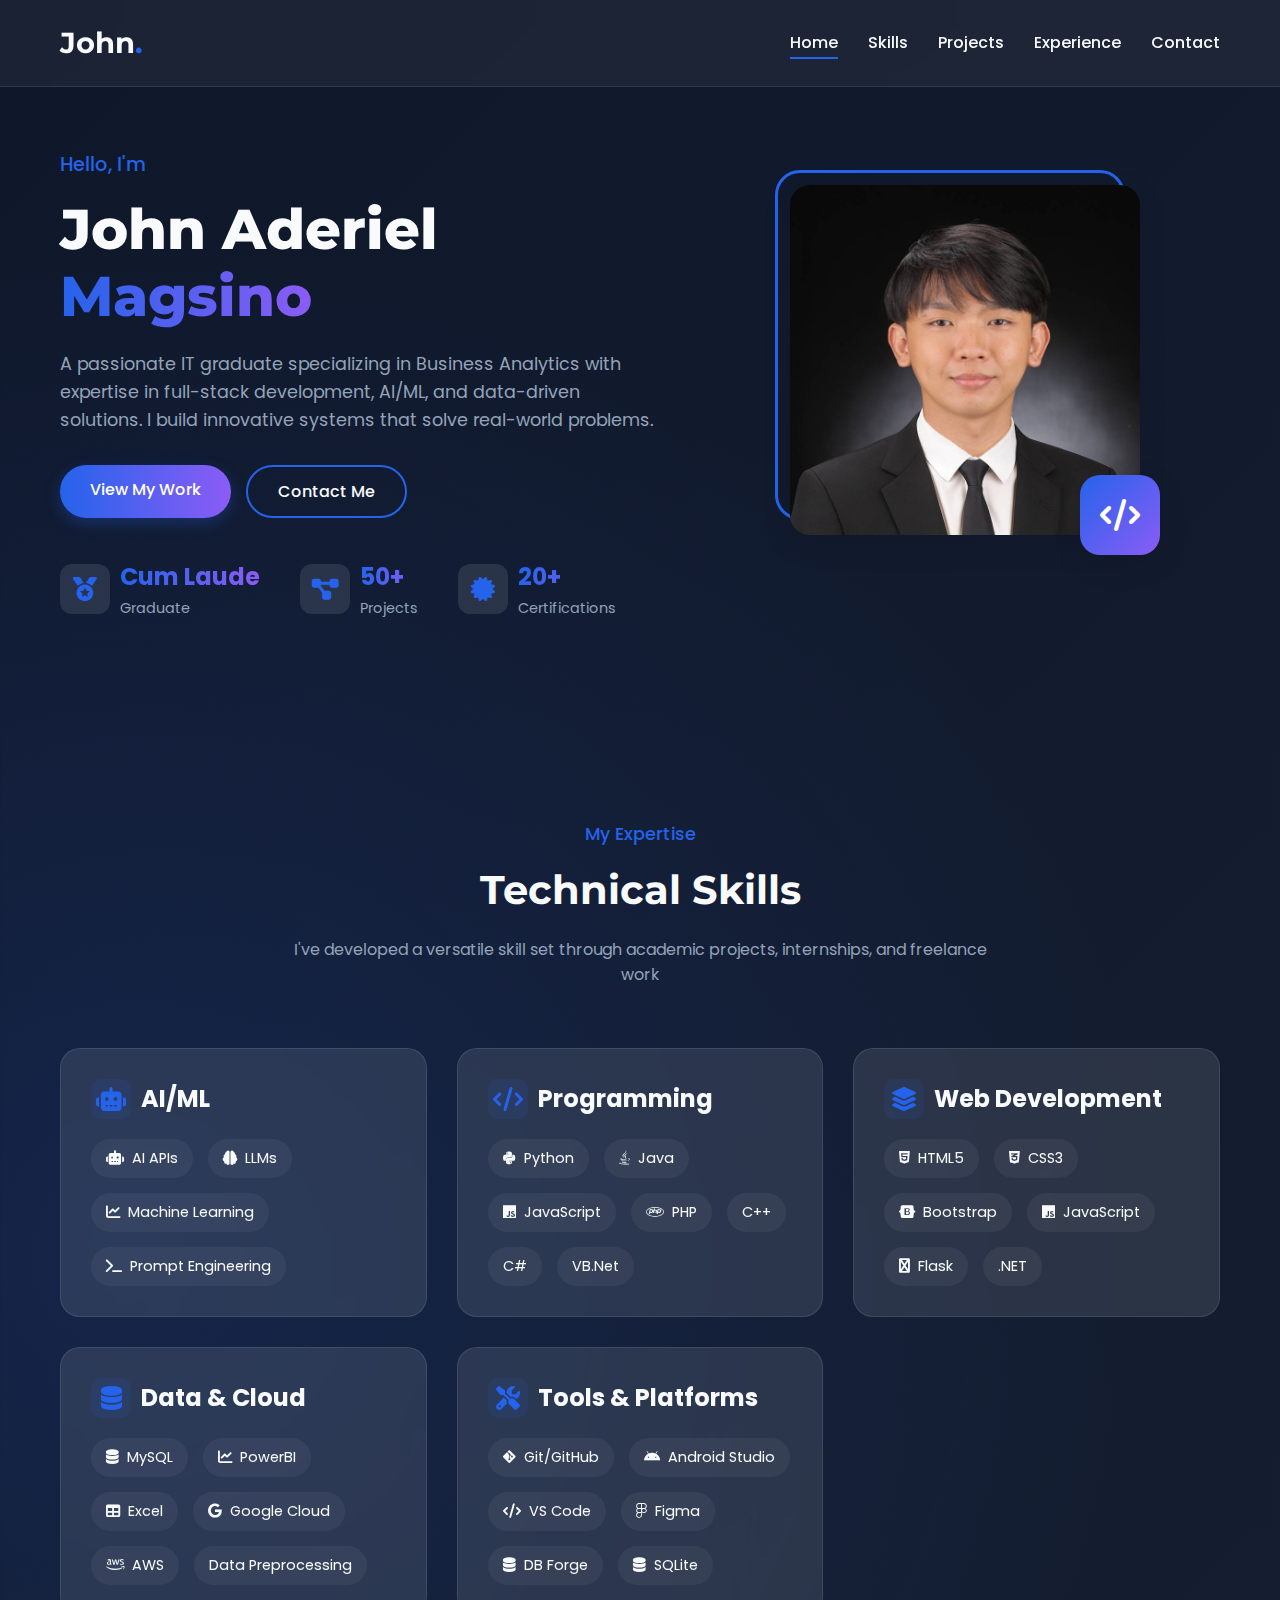
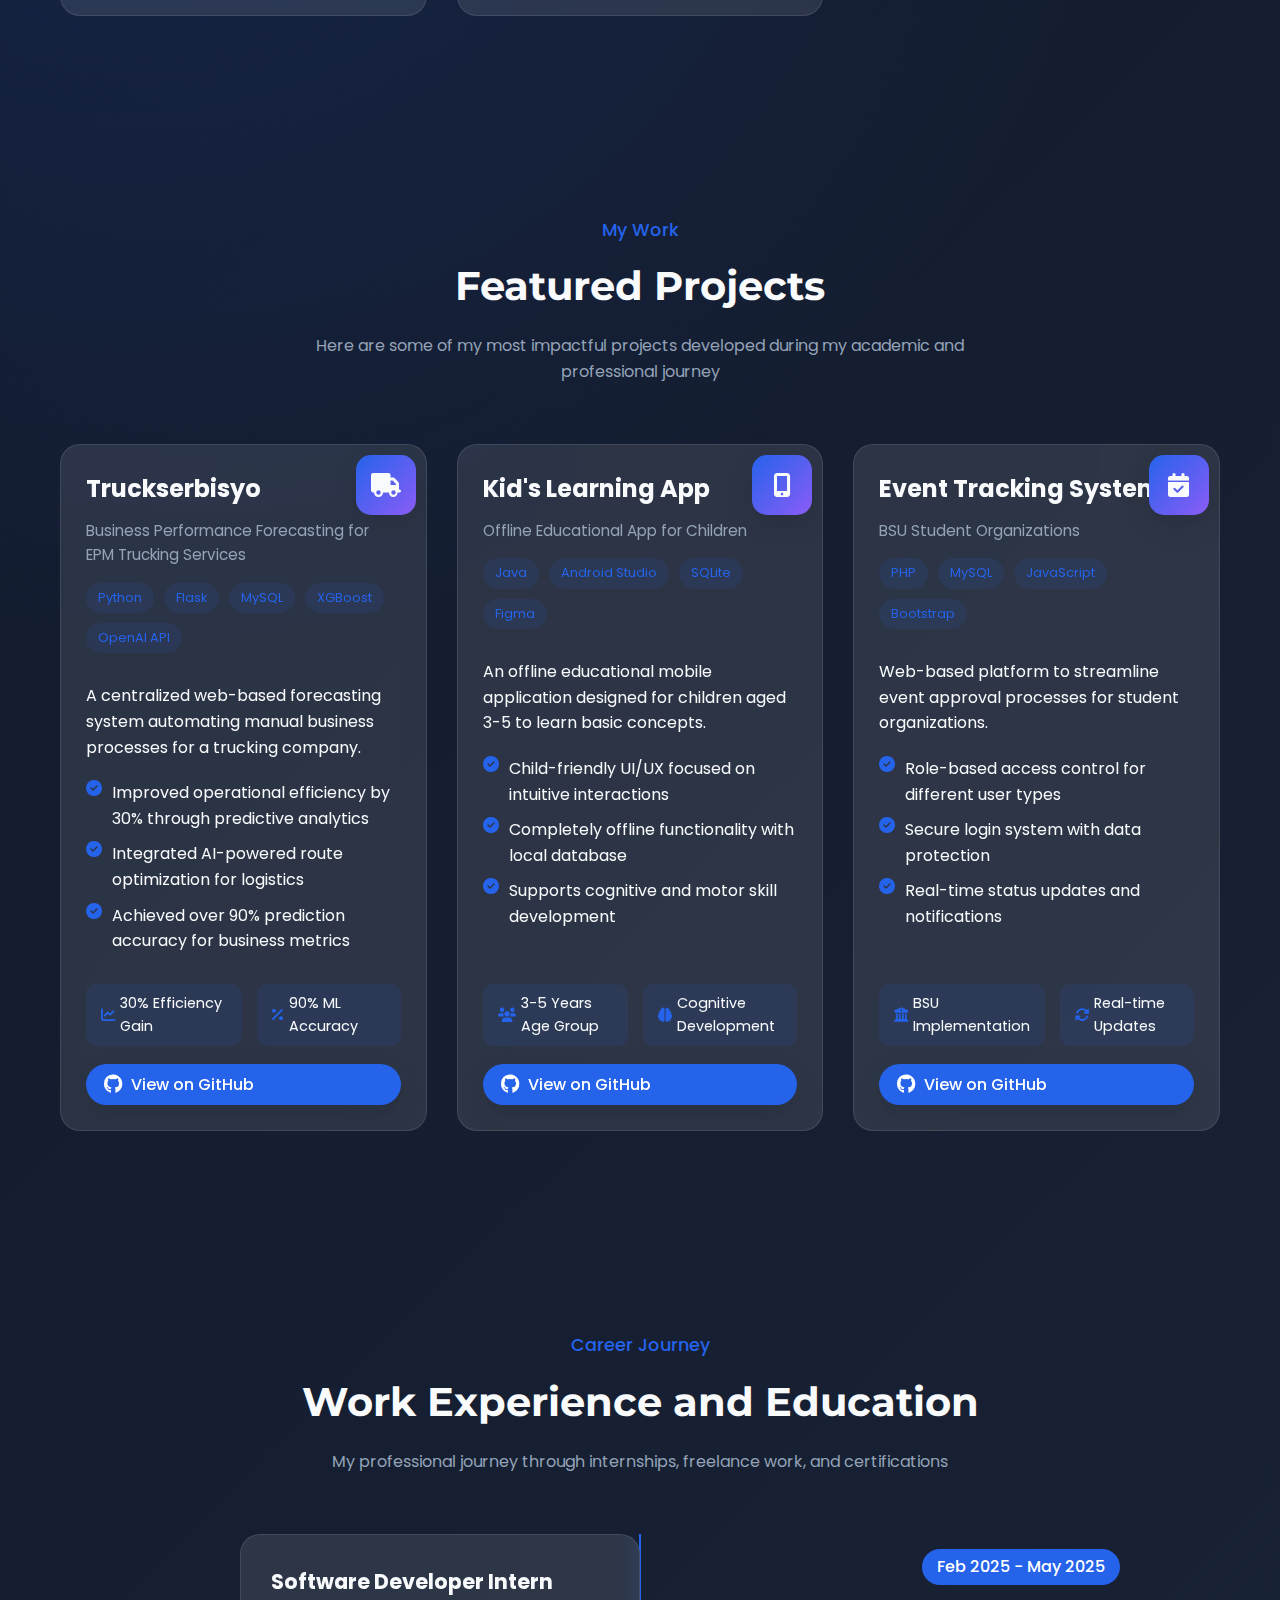
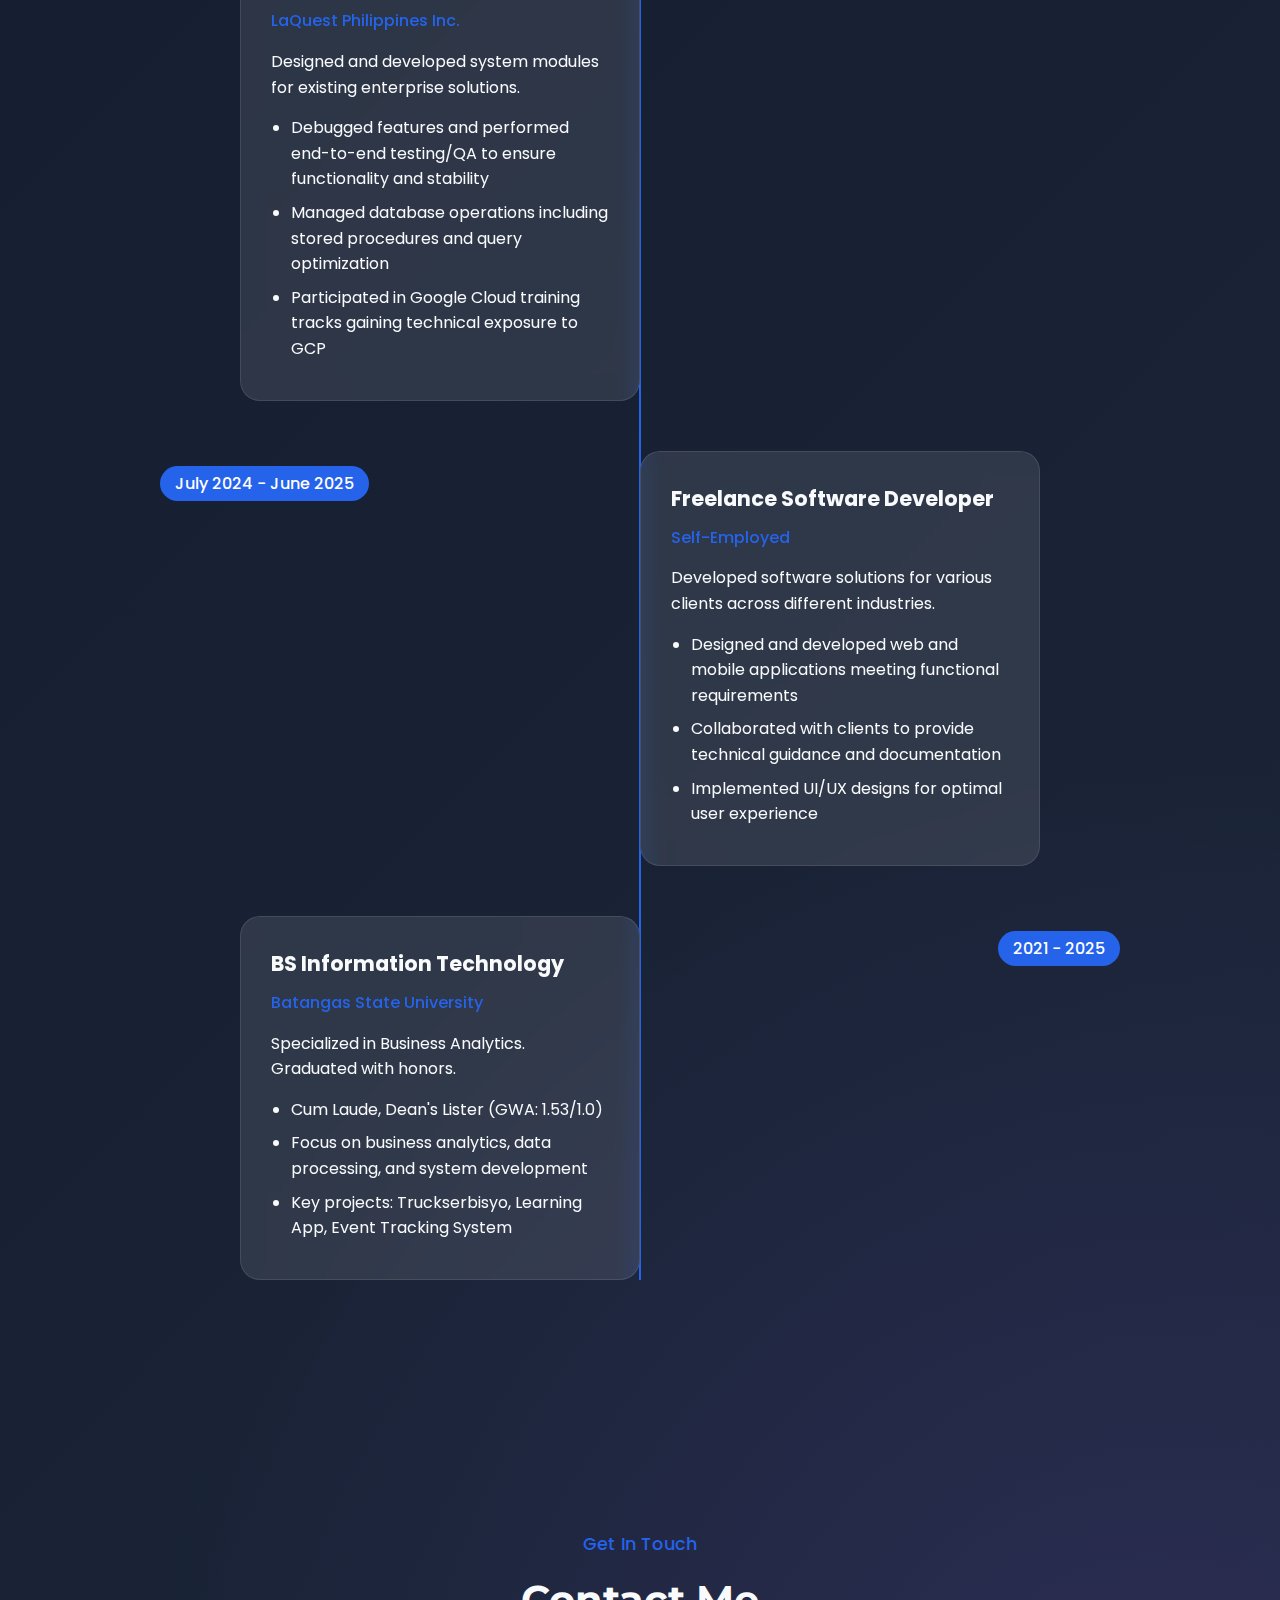
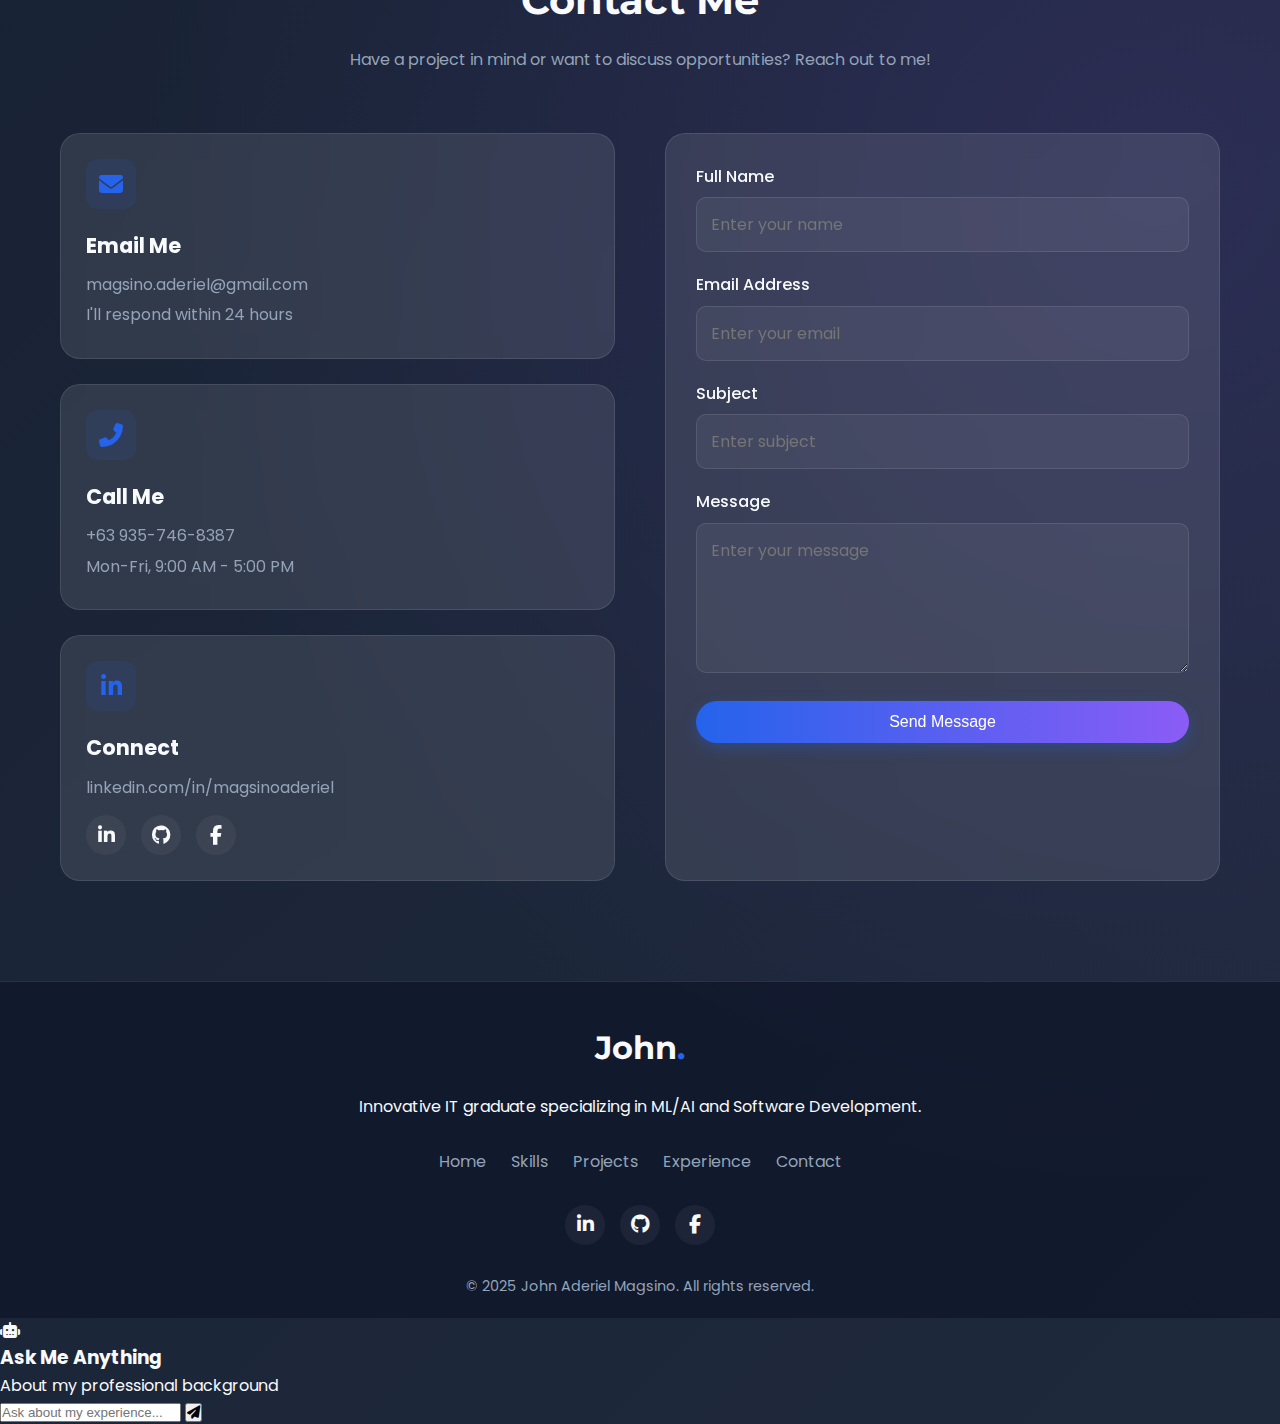
<file: index.html>
<!DOCTYPE html>
<html lang="en">
<head>
    <meta charset="UTF-8">
    <meta name="viewport" content="width=device-width, initial-scale=1.0">
    <title>John Aderiel Magsino | Portfolio</title>
    <link rel="stylesheet" href="https://cdnjs.cloudflare.com/ajax/libs/font-awesome/6.4.0/css/all.min.css">
    <link href="https://fonts.googleapis.com/css2?family=Poppins:wght@300;400;500;600;700&family=Montserrat:wght@700;800&display=swap" rel="stylesheet">
    <link rel="stylesheet" href="styles/main.css">
</head>
<body>
    <!-- Header Component -->
    <div id="header-component"></div>
    
    <!-- Hero Component -->
    <div id="hero-component"></div>
    
    <!-- Skills Component -->
    <div id="skills-component"></div>
    
    <!-- Projects Component -->
    <div id="projects-component"></div>
    
    <!-- Experience Component -->
    <div id="experience-component"></div>
    
    <!-- Contact Component -->
    <div id="contact-component"></div>
    
    <!-- Footer Component -->
    <div id="footer-component"></div>
    
    <script src="scripts/main.js"></script>
    <script src="scripts/chatbot.js"></script>
</body>
</html>
</file>
<file: styles/main.css>
@import url('components/header.css');
@import url('components/hero.css');
@import url('components/skills.css');
@import url('components/projects.css');
@import url('components/experience.css');
@import url('components/contact.css');
@import url('components/footer.css');

/* Global Styles */
:root {
    --primary: #2563eb;
    --primary-dark: #1d4ed8;
    --secondary: #8b5cf6;
    --dark: #0f172a;
    --light: #f8fafc;
    --gray: #94a3b8;
    --card-bg: rgba(255, 255, 255, 0.1);
    --glass: rgba(255, 255, 255, 0.05);
    --glass-border: rgba(255, 255, 255, 0.1);
    --shadow: 0 10px 30px rgba(0, 0, 0, 0.1);
    --transition: all 0.3s ease;
    --image-size: 350px;
    --image-border: 15px;
    --badge-size: 80px;
}

* {
    margin: 0;
    padding: 0;
    box-sizing: border-box;
}

body {
    font-family: 'Poppins', sans-serif;
    background: linear-gradient(135deg, #0f172a, #1e293b);
    color: var(--light);
    line-height: 1.6;
    overflow-x: hidden;
    position: relative;
}

body::before {
    content: "";
    position: absolute;
    top: 0;
    left: 0;
    width: 100%;
    height: 100%;
    background: 
        radial-gradient(circle at 10% 20%, rgba(37, 99, 235, 0.15) 0%, transparent 20%),
        radial-gradient(circle at 90% 80%, rgba(139, 92, 246, 0.15) 0%, transparent 20%);
    z-index: -1;
}

.container {
    max-width: 1200px;
    margin: 0 auto;
    padding: 0 20px;
}

section {
    padding: 100px 0;
}

.section-header {
    text-align: center;
    margin-bottom: 60px;
}

.section-subtitle {
    color: var(--primary);
    font-size: 1.1rem;
    font-weight: 500;
    margin-bottom: 10px;
}

.section-title {
    font-family: 'Montserrat', sans-serif;
    font-size: 2.5rem;
    font-weight: 700;
    margin-bottom: 15px;
}

.section-description {
    color: var(--gray);
    max-width: 700px;
    margin: 0 auto;
}

.btn {
    padding: 12px 30px;
    border-radius: 50px;
    font-weight: 500;
    font-size: 1rem;
    cursor: pointer;
    transition: var(--transition);
    text-decoration: none;
    display: inline-block;
    border: none;
}

.btn-primary {
    background: linear-gradient(90deg, var(--primary), var(--secondary));
    color: white;
    box-shadow: 0 5px 15px rgba(37, 99, 235, 0.3);
}

.btn-primary:hover {
    transform: translateY(-3px);
    box-shadow: 0 8px 20px rgba(37, 99, 235, 0.4);
}

.btn-outline {
    background: transparent;
    color: var(--light);
    border: 2px solid var(--primary);
}

.btn-outline:hover {
    background: var(--primary);
    transform: translateY(-3px);
}

@media (max-width: 576px) {
    :root {
        --image-size: 280px;
        --image-border: 10px;
        --badge-size: 60px;
    }
}
@media (max-width: 992px) {
    .section-title {
        font-size: 2rem;
    }
}

@media (max-width: 768px) {
    section {
        padding: 80px 0;
    }
    
    .section-title {
        font-size: 1.8rem;
    }
}

@media (max-width: 576px) {
    section {
        padding: 60px 0;
    }
    
    .section-title {
        font-size: 1.6rem;
    }
}
</file>
